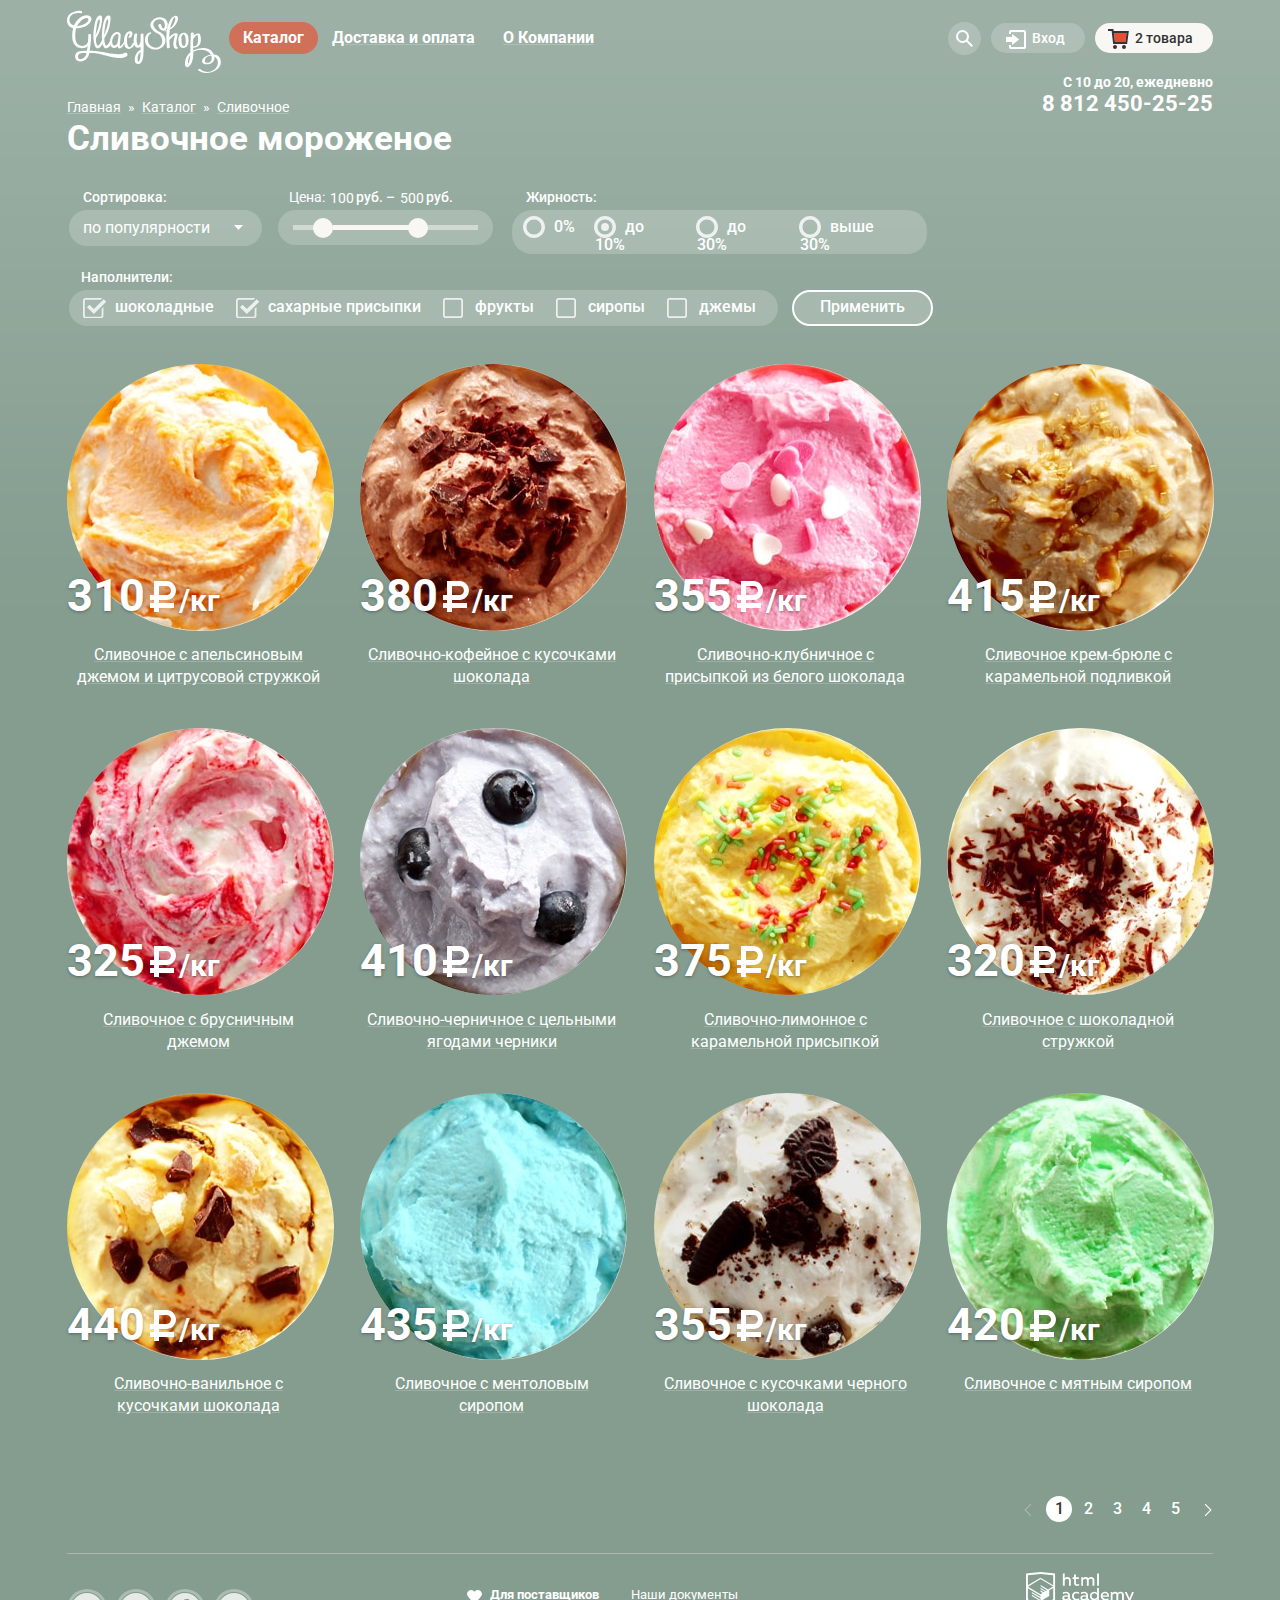
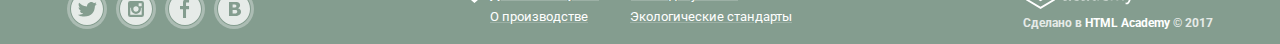
<file: catalog.html>
<!DOCTYPE html>
<html lang="ru">

<head>
  <meta charset="utf-8">
  <title>HTML Academy: Глейси</title>
  <link href="https://fonts.googleapis.com/css?family=Roboto:400,700&amp;subset=cyrillic" rel="stylesheet">
  <link href="css/normalize.css" rel="stylesheet">
  <link href="css/style.min.css" rel="stylesheet">
</head>

<body class="body-catalog">
  <div class="container-wrapper">
    <div class="container">
      <header>
        <div class="header-container">
          <div class="container-left-wrapper">
            <div class="catalog-logo">
              <a class="logo-link" href="index.html">
                <img src="img/logo.svg" alt="logo" width="154" height="64">
              </a>
            </div>
            <nav class="main-navigation">
              <ul class="main-menu">
                <li>
                  <a class="main-top current-page" href="#">Каталог</a>
                  <ul class="sub-menu">
                    <li class="sub-menu-item">
                      <a class="main-bottom main-novelties" href="#">Новинки</a>
                    </li>
                    <li class="sub-menu-item">
                      <a class="main-bottom" href="#">Сливочное</a>
                    </li>
                    <li class="sub-menu-item">
                      <a class="main-bottom" href="#">Щербеты</a>
                    </li>
                    <li class="sub-menu-item">
                      <a class="main-bottom" href="#">Фруктовый лёд</a>
                    </li>
                    <li class="sub-menu-item">
                      <a class="main-bottom" href="#">Малорин</a>
                    </li>
                  </ul>
                </li>
                <li><a class="main-top" href="#">Доставка и оплата</a></li>
                <li><a class="main-top" href="#">О Компании</a></li>
              </ul>
            </nav>
          </div>
          <div class="user-block">
            <div class="user-block-item search-block">
              <span class="search-icon"></span>
              <div class="search">
                <form action="https://echo.htmlacademy.ru" method="get">
                  <input class="search-placeholder" type="search" name="search" id="search" placeholder="Что ищем?">
                  <label class="for-placeholder visually-hidden" for="search">Что ищем?</label>
                  <input class="user-btn search-btn" type="submit" />
                </form>
              </div>
            </div>
            <div class="user-block-item login">
              <span class="user-entry-icon"></span>
              <a class="user-btn login-btn" href="#">Вход</a>
              <form class="login-form" action="https://echo.htmlacademy.ru" method="post">
                <input class="input-field" id="email" type="email" name="email" placeholder="Электронная почта">
                <label class="top-placeholder" for="email">Электронная почта</label>
                <input class="input-field" id="password" type="password" name="password" placeholder="Пароль:">
                <label class="top-placeholder" for="password">Пароль</label>
                <button class="btn login-form-btn" type="submit">Войти</button>
                <div class="restore">
                  <a class="login-link" href="#">Забыли пароль?</a>
                  <a class="login-link" href="#">Новая регистрация</a>
                </div>
              </form>
            </div>
            <div class="user-block-item basket full-basket">
              <span class="basket-icon"></span>
              <h3 class="visually-hidden">Корзина</h3>
              <a class="user-btn full-basket-btn" href="#">2 товара</a>
              <div class="basket-product">
                <table class="table-content">
                  <tr>
                    <td class="delete-productes">
                      <button type="button" class="delete-items-btn">Удалить</button>
                    </td>
                    <td class="image-product image-product-1">
                      <a href="#"><img src="img/min-ice1.png" width="33" height="33" alt="Пломбир с апельсиновым джемом"></a>
                    </td>
                    <td class="name-ace">
                      <a href="#">Пломбир с апельсиновым джемом</a>
                    </td>
                    <td class="product-weight">1,5 кг x</td>
                    <td class="product-weight-price"> 200 руб.</td>
                    <td class="common-price">300 руб.</td>
                  </tr>
                  <tr>
                    <td class="delete-productes">
                      <button type="button" class="delete-items-btn">Удалить</button>
                    </td>
                    <td class="image-product image-product-2">
                      <a href="#"><img src="img/min-ice2.png" width="33" height="33" alt="Клубничный пломбир с присыпкой из белого шоколада"></a>
                    </td>
                    <td class="name-ace">
                      <a href="#">Клубничный пломбир с присыпкой из белого шоколада</a>
                    </td>
                    <td class="product-weight">1,5 кг x</td>
                    <td class="product-weight-price"> 300 руб.</td>
                    <td class="common-price">450 руб.</td>
                  </tr>
                  <tr class="total">
                    <td>Итого: 750 руб.</td>
                  </tr>
                </table>
                <a class="btn purchase-btn" href="#">Оформить заказ</a>
              </div>
            </div>
            <div class="header-contacts">
              <p>С 10 до 20, ежедневно</p>
              <a class="tel" href="tel:88124502525">8 812 450-25-25</a>
            </div>
          </div>
        </div>
      </header>
      <main>
        <div class="breadcrumbs">
          <a href="index.html">Главная</a>
          <a href="#">Каталог</a>
          <a href="#">Сливочное</a>
        </div>
        <div class="selection-form-wrapper">
          <h1 class="ice-title">Сливочное мороженое</h1>
          <form class="selection-form" action="https://echo.htmlacademy.ru" method="get">
            <fieldset class="sort">
              <legend>Сортировка:</legend>
              <select class="sort-form">
                <option value="popular" selected>по популярности</option>
                <option value="cheap">сначала недорогие</option>
                <option value="expensive">сначала дорогие</option>
                <option value="fatness">по жирности</option>
              </select>
            </fieldset>
            <fieldset class="range">
              <div class="range-price">
                <span>Цена: </span>
                <label>
                  <input class="min-price" type="text" value="100">руб. –
                </label>
                <label>
                  <input class="max-price" type="text" value="500">руб.
                </label>
              </div>
              <div class="range-controls">
                <div class="ruler">
                  <div class="center-ruler"></div>
                </div>
                <div class="toggle toggle-left"></div>
                <div class="toggle toggle-right"></div>
              </div>
            </fieldset>
            <fieldset class="fatiness">
              <legend>Жирность:</legend>
              <div class="fatiness-form">
                <div class="fatiness-section">
                  <input type="radio" id="r1" name="fat" value="" />
                  <label for="r1">0%</label>
                </div>
                <div class="fatiness-section">
                  <input type="radio" checked id="r2" name="fat" value="" />
                  <label for="r2">до 10%</label>
                </div>
                <div class="fatiness-section">
                  <input type="radio" id="r3" name="fat" value="" />
                  <label for="r3">до 30%</label>
                </div>
                <div class="fatiness-section">
                  <input type="radio" id="r4" name="fat" value="" />
                  <label for="r4">выше 30%</label>
                </div>
              </div>
            </fieldset>
            <fieldset class="fillers">
              <legend>Наполнители:</legend>
              <div class="fillers-form">
                <div class="fillers-section">
                  <input type="checkbox" id="s1" name="containts" value="a1" checked>
                  <label for="s1">шоколадные</label>
                </div>
                <div class="fillers-section">
                  <input type="checkbox" id="s2" name="containts" value="a2" checked>
                  <label for="s2">сахарные присыпки</label>
                </div>
                <div class="fillers-section">
                  <input type="checkbox" id="s3" name="containts" value="a3">
                  <label for="s3">фрукты</label>
                </div>
                <div class="fillers-section">
                  <input type="checkbox" id="s4" name="containts" value="a4">
                  <label for="s4">сиропы</label>
                </div>
                <div class="fillers-section">
                  <input type="checkbox" id="s5" name="containts" value="a5">
                  <label for="s5">джемы</label>
                </div>
              </div>
            </fieldset>
            <button class="selection-btn" type="submit">Применить</button>
          </form>
        </div>
        <div class="range-product">
          <div class="range-product-wrapper">
            <div class="product-item">
              <a href="#"><img src="img/ice1-min.jpg" width="267" height="267" alt="Сливочное с апельсиновым джемом и цитрусовой стружкой"></a>
              <div class="product-price-wrapper">
                <span class="price-cost">310</span>
                <span class="visually-hidden">руб</span>
                <span class="price-kilogram">/кг</span>
              </div>
              <a class="name-product" href="#">Сливочное с апельсиновым джемом и цитрусовой стружкой</a>
              <div class="product-bottom-btn">
                <a href="#" class="btn">Быстрый просмотр</a>
              </div>
            </div>
            <div class="product-item">
              <a href="#"><img src="img/ice2-min.jpg" width="267" height="267" alt="Сливочно-кофейное с кусочками шоколада"></a>
              <div class="product-price-wrapper">
                <span class="price-cost">380</span>
                <span class="visually-hidden">руб</span>
                <span class="price-kilogram">/кг</span>
              </div>
              <a class="name-product" href="#">Сливочно-кофейное с кусочками шоколада</a>
              <div class="product-bottom-btn">
                <a href="#" class="btn">Быстрый просмотр</a>
              </div>
            </div>
            <div class="product-item">
              <a href="#"><img src="img/ice3-min.jpg" width="267" height="267" alt="Сливочно-клубничное с присыпкой из белого шоколада"></a>
              <div class="product-price-wrapper">
                <span class="price-cost">355</span>
                <span class="visually-hidden">руб</span>
                <span class="price-kilogram">/кг</span>
              </div>
              <a class="name-product" href="#">Сливочно-клубничное с присыпкой из белого шоколада</a>
              <div class="product-bottom-btn">
                <a href="#" class="btn">Быстрый просмотр</a>
              </div>
            </div>
            <div class="product-item">
              <a href="#"><img src="img/ice4-min.jpg" width="267" height="267" alt="Сливочное крем-брюле с карамельной подливкой"></a>
              <div class="product-price-wrapper">
                <span class="price-cost">415</span>
                <span class="visually-hidden">руб</span>
                <span class="price-kilogram">/кг</span>
              </div>
              <a class="name-product" href="#">Сливочное крем-брюле с карамельной подливкой</a>
              <div class="product-bottom-btn">
                <a href="#" class="btn">Быстрый просмотр</a>
              </div>
            </div>
            <div class="product-item">
              <a href="#"><img src="img/ice5-min.jpg" width="267" height="267" alt="Сливочное с брусничным джемом"></a>
              <div class="product-price-wrapper">
                <span class="price-cost">325</span>
                <span class="visually-hidden">руб</span>
                <span class="price-kilogram">/кг</span>
              </div>
              <a class="name-product" href="#">Сливочное с брусничным джемом</a>
              <div class="product-bottom-btn">
                <a href="#" class="btn">Быстрый просмотр</a>
              </div>
            </div>
            <div class="product-item">
              <a href="#"><img src="img/ice6-min.jpg" width="267" height="267" alt="Сливочно-черничное с цельными ягодами черники"></a>
              <div class="product-price-wrapper">
                <span class="price-cost">410</span>
                <span class="visually-hidden">руб</span>
                <span class="price-kilogram">/кг</span>
              </div>
              <a class="name-product" href="#">Сливочно-черничное с цельными ягодами черники</a>
              <div class="product-bottom-btn">
                <a href="#" class="btn">Быстрый просмотр</a>
              </div>
            </div>
            <div class="product-item">
              <a href="#"><img src="img/ice7-min.jpg" width="267" height="267" alt="Сливочно-лимонное с карамельной присыпкой"></a>
              <div class="product-price-wrapper">
                <span class="price-cost">375</span>
                <span class="visually-hidden">руб</span>
                <span class="price-kilogram">/кг</span>
              </div>
              <a class="name-product" href="#">Сливочно-лимонное с карамельной присыпкой</a>
              <div class="product-bottom-btn">
                <a href="#" class="btn">Быстрый просмотр</a>
              </div>
            </div>
            <div class="product-item">
              <a href="#"><img src="img/ice8-min.jpg" width="267" height="267" alt="Сливочное с шоколадной стружкой"></a>
              <div class="product-price-wrapper">
                <span class="price-cost">320</span>
                <span class="visually-hidden">руб</span>
                <span class="price-kilogram">/кг</span>
              </div>
              <a class="name-product" href="#">Сливочное с шоколадной стружкой</a>
              <div class="product-bottom-btn">
                <a href="#" class="btn">Быстрый просмотр</a>
              </div>
            </div>
            <div class="product-item">
              <a href="#"><img src="img/ice9-min.jpg" width="267" height="267" alt="Сливочно-ванильное с кусочками шоколада"></a>
              <div class="product-price-wrapper">
                <span class="price-cost">440</span>
                <span class="visually-hidden">руб</span>
                <span class="price-kilogram">/кг</span>
              </div>
              <a class="name-product" href="#">Сливочно-ванильное с кусочками шоколада</a>
              <div class="product-bottom-btn">
                <a href="#" class="btn">Быстрый просмотр</a>
              </div>
            </div>
            <div class="product-item">
              <a href="#"><img src="img/ice10-min.jpg" width="267" height="267" alt="Сливочноe с ментоловым сиропом"></a>
              <div class="product-price-wrapper">
                <span class="price-cost">435</span>
                <span class="visually-hidden">руб</span>
                <span class="price-kilogram">/кг</span>
              </div>
              <a class="name-product" href="#">Сливочноe с ментоловым сиропом</a>
              <div class="product-bottom-btn">
                <a href="#" class="btn">Быстрый просмотр</a>
              </div>
            </div>
            <div class="product-item">
              <a href="#"><img src="img/ice11-min.jpg" width="267" height="267" alt="Сливочное с кусочками черного шоколада"></a>
              <div class="product-price-wrapper">
                <span class="price-cost">355</span>
                <span class="visually-hidden">руб</span>
                <span class="price-kilogram">/кг</span>
              </div>
              <a class="name-product" href="#">Сливочное с кусочками черного шоколада</a>
              <div class="product-bottom-btn">
                <a href="#" class="btn">Быстрый просмотр</a>
              </div>
            </div>
            <div class="product-item">
              <a href="#"><img src="img/ice12-min.jpg" width="267" height="267" alt="Сливочное с мятным сиропом"></a>
              <div class="product-price-wrapper">
                <span class="price-cost">420</span>
                <span class="visually-hidden">руб</span>
                <span class="price-kilogram">/кг</span>
              </div>
              <a class="name-product" href="#">Сливочное с мятным сиропом</a>
              <div class="product-bottom-btn">
                <a href="#" class="btn">Быстрый просмотр</a>
              </div>
            </div>
          </div>
        </div>
        <div class="paginator">
          <a class="prev">&lt;</a>
          <a class="page current-page">1</a>
          <a class="page" href="#">2</a>
          <a class="page" href="#">3</a>
          <a class="page" href="#">4</a>
          <a class="page" href="#">5</a>
          <a class="next" href="#">&gt;</a>
        </div>
      </main>
      <footer class="page-footer">
        <div class="catalog-container">
          <div class="footer-social">
            <h2 class="visually-hidden">Мы в социальных сетях:</h2>
            <a class="social-btn social-btn-tw" href="#">Твиттер</a>
            <a class="social-btn social-btn-inst" href="#">Инстаграм</a>
            <a class="social-btn social-btn-fb" href="#">Фейсбук</a>
            <a class="social-btn social-btn-vk" href="#">Вконтакте</a>
          </div>
          <div class="footer-menu">
            <div class="left-provider">
              <a class="provider" href="#">Для поставщиков</a>
              <a class="provider" href="#">Наши документы</a>
            </div>
            <div class="right-provider">
              <a class="provider" href="#">О производстве</a>
              <a class="provider" href="#">Экологические стандарты</a>
            </div>
          </div>
          <div class="footer-copyright">
            <div class="footer-logo">
              <img src="img/logo-htmlacademy.svg" width="108" height="39" alt="HTML Academy">
            </div>
            <p>Сделано в <a href="https://htmlacademy.ru/intensive/htmlcss">HTML Academy</a> &copy; 2017</p>
          </div>
        </div>
      </footer>
    </div>
  </div>
</body>

</html>
</file>
<file: css/style.min.css>
html{box-sizing:border-box}*,*::before,*::after{box-sizing:inherit}body{margin:0;padding:0;font-family:"Roboto","Arial",sans-serif;min-height:1200px;font-size:16px;line-height:1.22;font-weight:700;background-color:#849d8f;color:#fff}.body-catalog{background-image:url(../img/backlighting-catalog.png);background-repeat:repeat-x;background-color:#849d8f}img{max-width:100%;height:auto}.container{margin-left:27px;margin-right:27px}.container-wrapper{width:1200px;margin:0 auto}.header-logo{padding-top:10px;padding-bottom:10px;text-decoration:none}.header-logo:hover{color:#ffbc9e}.header-logo:active{color:#ffbc9e}.catalog-logo{padding-top:10px;padding-bottom:10px;text-decoration:none;cursor:pointer}a{text-decoration:none;color:#fff}a:hover{color:#ffbc9e}a:active{color:#ffbc9e}.btn{display:inline-block;vertical-align:top;font-size:18px;line-height:24px;font-weight:700;text-align:center;color:rgb(255,255,255);text-shadow:0 2px 5px rgba(160,32,11,.76);-webkit-box-shadow:0 2px 2px #ac1000;box-shadow:0 2px 2px #ac1000;background:-webkit-gradient(linear,left top,left bottom,from(#f26843),to(#e74a35));background:-o-linear-gradient(top,#f26843 0%,#e74a35 100%);background:linear-gradient(to bottom,#f26843 0%,#e74a35 100%);background:-webkit-linear-gradient(top,#f26843 0%,#e74a35 100%);border-radius:100px;padding-left:30px;padding-right:30px;padding-top:10px;padding-bottom:10px;margin-top:20px}.btn:hover{color:rgb(255,255,255);text-shadow:0 2px 5px rgba(160,32,11,.76);-webkit-box-shadow:0 2px 2px #ac1000;box-shadow:0 2px 2px #ac1000;background:-webkit-gradient(linear,left top,left bottom,from(#f58669),to(#ec6f5e));background:-o-linear-gradient(top,#f58669 0%,#ec6f5e 100%);background:linear-gradient(to bottom,#f58669 0%,#ec6f5e 100%);background:-webkit-linear-gradient(top,#f58669 0%,#ec6f5e 100%)}.btn:active{text-shadow:0 2px 5px rgba(160,32,11,.76);-webkit-box-shadow:inset 0 2px 2px #ac1000;box-shadow:inset 0 2px 2px #ac1000;background:-webkit-gradient(linear,left top,left bottom,from(#d84732),to(#e1613e));background:-o-linear-gradient(top,#d84732 0%,#e1613e 100%);background:linear-gradient(to bottom,#d84732 0%,#e1613e 100%);background:-webkit-linear-gradient(top,#d84732 0%,#e1613e 100%)}.main-navigation{width:560px;margin-top:13px;margin-left:13px}.main-navigation .main-menu{display:-webkit-box;display:-ms-flexbox;display:flex;list-style:none;margin:0;padding:0}.main-navigation li{display:inline-block;vertical-align:top;font-size:16px;line-height:18px;position:relative;margin-top:7px;margin-right:8px}.main-navigation .main-top{color:#fff;display:block;font-family:"Roboto","Arial",sans-serif;font-size:16px;font-weight:700;line-height:18px;padding:7px 14px;margin-top:2px;margin-left:-5px;margin-right:-3px;text-decoration:none;text-decoration:underline;-webkit-text-decoration-color:rgba(255,255,255,.2);text-decoration-color:rgba(255,255,255,.2)}.main-navigation .main-top:hover{color:#323232;background-color:#f7f6f3;border-radius:30px;text-decoration:none}.main-navigation .main-top:active{color:#323232;background-color:rgba(255,255,255,.8);border-radius:30px;text-decoration:none;-webkit-box-shadow:0 -5px 5px -5px #333;box-shadow:0 -5px 5px -5px #333}.main-menu .current-page{background-color:#d07058;color:#fff;border-radius:30px;min-height:32px;text-decoration:none}.main-menu .sub-menu{display:none;position:absolute;min-height:120px;top:37px;left:-9px;padding-left:0}.sub-menu-item:nth-child(1){border-top-left-radius:5px;border-top-right-radius:5px}.sub-menu-item:nth-child(5){border-bottom-left-radius:5px;border-bottom-right-radius:5px}.sub-menu-item .main-bottom{text-decoration:none;color:#3f3f3f;font-size:14px;line-height:16px;font-weight:400;padding-bottom:10px;padding-left:3px}.sub-menu .main-novelties{font-weight:700}.sub-menu .main-novelties::after{background-color:#d1d0ce;content:"";height:1px;left:10px;position:absolute;top:33px;width:110px;z-index:10}.sub-menu .sub-menu-item{display:inline-block;margin:0;padding:0;vertical-align:top;background-color:#f8f7f4;width:140px;padding-left:15px;padding-top:10px;padding-bottom:6px;opacity:1;z-index:3}.sub-menu-item:hover{background-color:#fbded7}.sub-menu-item:active{background-color:#f6b5a5}.main-menu li:hover .sub-menu{display:block;color:#333}.user-block{height:32px;display:-webkit-box;display:-ms-flexbox;display:flex;position:relative;max-width:357px;margin-top:22px;margin-bottom:24px;z-index:1}.user-block-item{padding-top:6px;padding-bottom:14px;margin-left:10px;height:32px}.container-left-wrapper{display:-webkit-box;display:-ms-flexbox;display:flex;z-index:1}.header-container{display:-webkit-box;display:-ms-flexbox;display:flex;-webkit-box-pack:justify;-ms-flex-pack:justify;justify-content:space-between}.search-icon::before{content:"";background-image:url(../img/loupe.svg);background-color:rgba(255,255,255,.2);color:rgba(255,255,255,.2);background-repeat:no-repeat;background-position:center;border-radius:50%;border:none;width:33px;height:33px;display:block;position:relative;top:-8px;left:3px}.search-icon:hover::before{content:"";background-image:url(../img/lupa-bl.svg);background-repeat:no-repeat;background-position:center;background-color:#fff;border-radius:50%;padding:5px 15px;cursor:pointer}.search-icon{display:block}.search input[type=submit]{display:none}.search-block:hover .search{display:block}.search{display:none;position:absolute;color:#323232;width:340px;background-color:#f8f7f4;padding-top:25px;padding-bottom:20px;padding-left:20px;padding-right:15px;border:none;border-radius:5px;-webkit-box-shadow:0 20px 20px 0 rgba(0,0,0,.4);box-shadow:0 20px 20px 0 rgba(0,0,0,.4);top:36px;right:230px;z-index:2}.search-block{margin-top:2px;margin-right:3px}.search-placeholder{-webkit-box-sizing:content-box;box-sizing:content-box;margin:0;padding-top:7px;padding-bottom:10px;padding-left:12px;padding-right:13px;width:280px;font-size:14px;line-height:24px;font-weight:400;font-family:"Roboto","Arial",sans-serif;color:#323232;background-color:#fff;-webkit-box-shadow:inset 0 0 0 1px #d3d3d2;box-shadow:inset 0 0 0 1px #d3d3d2;border-radius:5px;border:0;outline-offset:inherit}.for-placeholder{position:absolute;font-size:14px;line-height:24px;font-weight:400;color:#999;opacity:0}.login-btn{text-decoration:none;font-size:14px;line-height:16px;background-color:rgba(255,255,255,.2);color:#fff;font-weight:500;background-position:center;border-radius:30px;padding:5px;padding-left:15px;padding-right:20px;padding-top:7px;padding-bottom:7px;border:none}.login-btn::before{content:"";color:#333;padding-right:26px;padding-bottom:5px;background-image:url(../img/login.png);background-repeat:no-repeat}.login-btn:hover{color:#333;background-color:#f8f7f4;border-radius:30px;padding:5px;padding-left:15px;padding-right:20px;padding-top:7px;padding-bottom:7px}.login-btn:hover::before{content:"";color:#333;padding-right:26px;background-image:url(../img/entrance.svg);background-repeat:no-repeat}.login-form{display:none;position:absolute;right:126px;top:36px;min-height:171px;padding-top:20px;padding-bottom:23px;padding-left:20px;padding-right:20px;background-color:#f8f7f4;border-radius:4px;box-shadow:0 20px 20px 0 rgba(0,0,0,.4);-webkit-box-shadow:0 20px 20px 0 rgba(0,0,0,.4);z-index:3}.login:hover .login-form{display:block}input[name="email"],input[name="password"]{margin:0;width:232px;font-size:14px;line-height:24px;font-weight:400;font-family:"Roboto","Arial",sans-serif;color:#323232;background-color:#fff;border:1px solid #d3d3d2;border-radius:4px;margin-bottom:20px;padding-top:9px;padding-bottom:9px;padding-left:14px;padding-right:14px;outline:none}label[for="password"]{position:absolute;left:30px;top:70px}label[for="email"]{position:absolute;left:30px;top:5px}.login-form-btn{position:absolute;bottom:20px;left:16px;padding-left:25px;padding-right:25px;padding-bottom:10px;padding-top:9px;border-radius:25px;border:0}.login-link{width:119px;color:#000;font-size:13px;line-height:21px;font-weight:400;text-decoration:underline;float:right}.visually-hidden{display:none}.top-placeholder{font-size:0}.basket .basket-btn{position:relative;padding-top:7px;padding-bottom:7px;padding-left:42px;padding-right:33px;text-decoration:none;font-size:14px;line-height:16px;background-color:rgba(255,255,255,.2);color:#fff;font-weight:500;border-radius:30px;border:none}.basket .basket-btn::before{content:"";background-image:url(../img/basket.svg);background-repeat:no-repeat;position:absolute;left:13px;top:6px;width:22px;height:22px;color:#333}.full-basket-btn{position:relative;background-color:#f8f7f4;color:#323232;text-decoration:none;font-size:14px;line-height:16px;font-weight:500;border-radius:30px;border:none;padding-top:7px;padding-bottom:7px;padding-left:40px;padding-right:20px}.full-basket-btn::before{content:"";background-image:url(../img/basket-red.svg);background-repeat:no-repeat;position:absolute;left:13px;top:6px;width:22px;height:22px;color:#333}.basket-product{display:none;position:absolute;color:#323232;width:546px;min-height:205px;font-size:13px;line-height:16px;background-color:#f8f7f4;-webkit-box-shadow:0 10px 10px 0 rgba(0,0,0,.5);box-shadow:0 10px 10px 0 rgba(0,0,0,.5);border:none;border-radius:5px;z-index:20;top:36px;right:0;padding-left:8px;padding-right:14px;padding-top:25px;padding-bottom:15px}.basket:hover .basket-product{display:block}.delete-items-btn{display:inline-block;width:20px;height:20px;font-size:0;cursor:pointer;border:0;background-color:#f8f7f4}.delete-items-btn::before{background-image:url(../img/cross-small.svg);background-repeat:no-repeat;background-position:center;content:"";position:absolute;width:20px;height:20px;left:0;top:0}.table-content{margin-bottom:20px}.table-content tr{display:block}.table-content td{display:inline-block;vertical-align:top}.basket-product .name-ace{font-family:"Roboto","Arial",sans-serif;color:#323232;font-size:13px;line-height:16px;font-weight:500;margin-right:26px;width:220px;margin-bottom:37px}.basket-product .image-product{margin-right:7px;padding-left:15px}.basket-product .image-product-1{margin-top:-8px}.basket-product .image-product-2{margin-top:-9px}.basket-product .product-weight{font-family:"Roboto","Arial",sans-serif;color:#323232;font-size:13px;line-height:16px;font-weight:500}.basket-product .product-weight-price{font-family:"Roboto","Arial",sans-serif;color:rgba(0,0,0,.5);margin-left:-3px;margin-right:24px}.basket-product .common-price{font-family:"Roboto","Arial",sans-serif;color:#323232;font-size:13px;line-height:16px;font-weight:500;margin-right:12px}.basket-product .total{float:right;font-size:15px;line-height:18px;margin-bottom:40px;margin-top:-9px}.basket-product .total::before{content:"";position:absolute;bottom:109px;left:16px;width:510px;height:1px;background-color:#cacac7}.basket-product a:not(.purchase-btn){text-decoration:none;color:#323232;font-size:13px;line-height:16px}.purchase-btn{position:absolute;bottom:20px;right:14px;padding-left:15px;padding-right:20px;}.delete-productes{padding:0;position:relative}.header-contacts{position:absolute;right:0;top:calc(100% + 20px);text-align:right;color:#fff}.header-contacts p{font-size:14px;line-height:16px;margin:0;margin-bottom:2px}.header-contacts .tel{text-decoration:none;font-size:22px;line-height:24px}.container .breadcrumbs{font-size:0;padding-top:10px;width:560px;margin-bottom:3px}.breadcrumbs a{font-family:"Roboto","Arial",sans-serif;font-size:14px;font-weight:400;line-height:16px;color:#fff;display:inline-block;margin-right:21px;position:relative;vertical-align:top;text-decoration:none;text-decoration:underline;-webkit-text-decoration-color:rgba(255,255,255,.2);text-decoration-color:rgba(255,255,255,.2)}.breadcrumbs a:not(:last-child)::after{content:"»";position:absolute;top:0;right:-14px;color:#fff;text-decoration:none}.container .ice-title{color:#fff;font-family:"Roboto","Arial",sans-serif;font-size:35px;font-weight:700;line-height:41px;margin:1px 0 30px;padding:0}.selection-form-wrapper{margin-bottom:18px;font-size:0}.selection-form{display:-webkit-box;display:-ms-flexbox;display:flex;-webkit-box-orient:horizontal;-webkit-box-direction:normal;-ms-flex-direction:row;flex-direction:row;-ms-flex-wrap:wrap;flex-wrap:wrap;margin:0;padding:0}.selection-form fieldset{display:inline-block;vertical-align:top;font-size:14px;line-height:16px;font-weight:500;border:none;color:#fff;margin-right:14px;padding:0}.selection-form legend{font-size:14px;line-height:16px;color:#fff;font-weight:500;margin-bottom:5px;margin-left:14px}.sort-form{height:36px;width:193px;background-color:rgba(255,255,255,.2);color:#fff;border:none;border-radius:20px;background-image:url(../img/select-arrow.svg);background-position:165px center;background-repeat:no-repeat;font-size:16px;line-height:18px;font-weight:400;font-family:"Roboto","Arial",sans-serif;outline:none;cursor:pointer;padding-left:14px;-moz-appearance:none;-webkit-appearance:none}.sort-form::-ms-expand{display:none}.sort-form option{font-size:14px;line-height:16px;font-family:"Roboto","Arial",sans-serif;color:#323232}.sort-form:hover{background-color:#fff;color:#323232;background-image:url(../img/icon-down-dir.svg);background-position:165px center;background-repeat:no-repeat}.selection-form .range{width:218px;height:36px}.range-price span{display:inline-block;vertical-align:top;font-size:14px;line-height:16px;font-weight:400;color:#fff;margin-bottom:5px;padding-left:11px}.range label{display:inline-block;font-size:14px;line-height:16px}.min-price,.max-price{display:inline-block;font-size:14px;line-height:16px;font-family:"Roboto","Arial",sans-serif;text-align:center;color:#fff;background-color:transparent;border:none;vertical-align:top;width:28px}.range-controls{background-color:rgba(255,255,255,.2);color:#fff;border:none;border-radius:100px;position:relative;width:215px;padding-top:15px;padding-left:15px;padding-right:15px;padding-bottom:15px}.ruler{height:5px;background-color:rgba(248,247,244,.5)}.center-ruler{width:80px;margin-left:40px;height:5px;background-color:rgba(248,247,244,1)}.toggle{position:absolute;top:8px;left:0;width:20px;height:20px;cursor:pointer;border-radius:50%;background-color:rgba(248,247,244,1)}.toggle-left{left:35px}.toggle-right{left:130px}.toggle:hover{width:22px;height:22px}.toggle-left:hover{left:35px}.toggle-right:hover{left:130px}.fatiness-form{display:-webkit-box;display:-ms-flexbox;display:flex;width:415px;min-height:36px;padding-top:8px;padding-left:12px;border-radius:20px;background-color:rgba(255,255,255,.2);font-size:16px;line-height:18px}.fatiness{display:inline-block}.fatiness-section input[type="radio"]{display:none}.fatiness-section label{padding-left:30px;position:relative;cursor:pointer;margin-right:20px}.fatiness-section label:before{content:"";position:absolute;left:-1px;top:-1px;width:22px;height:22px;background-size:22px;background-image:url(../img/radio-off.svg);opacity:.8;background-repeat:no-repeat;cursor:pointer}.fatiness-section label:hover:before{background-image:url(../img/radio-off.svg);background-repeat:no-repeat;opacity:1;cursor:pointer;width:22px;height:22px;background-size:22px}.fatiness-section label:disabled:before{background-image:url(../img/radio-off.svg);background-repeat:no-repeat;opacity:.7;cursor:pointer;width:22px;height:22px;background-size:22px}.fatiness-section input[type="radio"]:checked~label:before{content:"";position:absolute;width:22px;height:22px;background-size:22px;background-image:url(../img/radio-on.svg);background-repeat:no-repeat;opacity:.8;cursor:pointer}.fatiness-section input[type="radio"]:checked~label:hover:before{background-image:url(../img/radio-on.svg);background-repeat:no-repeat;opacity:1;cursor:pointer}.fatiness-section input[type="radio"]:checked~label:checked:before{background-image:url(../img/radio-on.svg);background-repeat:no-repeat;opacity:.7;cursor:pointer}.fillers-form{display:-webkit-box;display:-ms-flexbox;display:flex;background-color:rgba(255,255,255,.2);color:#fff;min-height:36px;font-size:16px;line-height:18px;border:none;border-radius:100px;padding-top:8px;padding-left:14px}.fillers{display:inline-block}.fillers legend{padding-top:15px;margin-left:12px}.fillers-section input[type="checkbox"]{display:none}.fillers-section label{display:inline-block;vertical-align:top;font-size:16px;line-height:18px;font-weight:500;padding-left:32px;position:relative;cursor:pointer;padding-right:22px}.fillers-section label:before{content:"";position:absolute;left:0;top:0;width:20px;height:20px;background-size:20px;background-image:url(../img/checkbox-off.svg);background-repeat:no-repeat;opacity:.8;cursor:pointer;left:0;top:0}.fillers-section label:hover:before{background-image:url(../img/checkbox-off.svg);background-repeat:no-repeat;opacity:1;cursor:pointer}.fillers-section label:disabled:before{background-image:url(../img/checkbox-off.svg);background-repeat:no-repeat;opacity:.7;cursor:pointer}.fillers-section input[type="checkbox"]:checked~label:before{content:"";position:absolute;width:24px;height:20px;background-size:24px;background-image:url(../img/checkbox-on.svg);background-repeat:no-repeat;opacity:.8;cursor:pointer;left:0;top:0}.fillers-section input[type="checkbox"]:checked~label:hover:before{background-image:url(../img/checkbox-on.svg);background-repeat:no-repeat;opacity:1;cursor:pointer}.fillers-section input[type="checkbox"]:checked~label:disabled:before{background-image:url(../img/checkbox-on.svg);background-repeat:no-repeat;opacity:.7;cursor:pointer}.selection-btn{font-family:"Roboto","Arial",sans-serif;display:inline-block;vertical-align:top;text-align:center;outline:none;border-radius:20px;border:2px solid #fff;background-color:rgba(255,255,255,.2);color:#fff;font-size:16px;line-height:18px;font-weight:500;margin:0;margin-top:36px;padding:6px 26px 8px 26px;cursor:pointer}.selection-btn:hover{color:#323232;background-color:#fff}.selection-btn:active{border:none;color:#323232;background-color:#eaeaea;-webkit-box-shadow:inset 0 2px 1px 0 #696969;box-shadow:inset 0 2px 1px 0 #696969}.home--first{background:#849d8f}.home--second{background:#8996a6}.home--third{background:#9d8b84}.slider{position:relative;min-height:885px;margin-bottom:-239px;margin-top:-87px;z-index:0}.slider__item{text-align:center;position:relative;display:none}.slider__item--active{display:block}.slider__content{position:absolute;bottom:262px;left:0;width:100%;text-align:center}.slider__content h2{font-family:"Roboto","Arial",sans-serif;color:white;margin:0 auto;line-height:60px;top:100px;width:700px;font-weight:800;font-size:60px;margin-left:223px;margin-bottom:10px}.slider__controls{position:absolute;bottom:270px;left:0}.slider__btn{display:inline-block;width:20px;height:20px;border:2px solid white;border-radius:50%;margin-right:6px;margin-bottom:30px}.slider__btn:hover{background:rgba(246,246,246,.42)}.slider__btn--active{background:white}.slider__btn--active:hover{background:white}.slider-btn{display:inline-block;vertical-align:top;font-weight:600;font-size:30px;line-height:44px;margin-bottom:17px;vertical-align:top;color:#fff;text-decoration:none;padding-left:40px;padding-right:39px;cursor:pointer;border:0}.slider-btn:focus{border:none;outline:none}.promo-card{min-height:201px;position:relative;z-index:3;margin-bottom:20px}.promo-card-item{display:-webkit-box;display:-ms-flexbox;display:flex;-webkit-box-pack:justify;-ms-flex-pack:justify;justify-content:space-between;margin:0;padding:0;border-radius:15px}.promo-card-item-left{background-image:url(../img/rasberrys.jpg);background-repeat:no-repeat;border-radius:15px;width:560px;min-height:220px}.promo-card-item-right{background-image:url(../img/chocolate.jpg);background-repeat:no-repeat;border-radius:15px;width:560px;min-height:220px}.promo-card h3{font-size:35px;line-height:41px;margin-top:15px;margin-left:20px;margin-bottom:15px}.promo-card p{font-size:18px;line-height:22px;margin-left:21px;margin-bottom:27px;font-family:"Roboto","Arial",sans-serif;font-weight:700;margin-top:5px;padding-right:15px}.promo-card-btn{float:right;margin-bottom:23px;margin-right:20px;padding:11px 22px;font-size:18px;line-height:24px;font-family:"Roboto","Arial",sans-serif;font-weight:700;margin-top:18px}.range-product{font-size:0;margin-bottom:48px}.range-product-wrapper{display:-webkit-box;display:-ms-flexbox;display:flex;-ms-flex-wrap:wrap;flex-wrap:wrap;justify-content:space-between;padding:0;margin:0;margin-right:-8px;list-style:none}.product-item{display:inline-block;vertical-align:top;position:relative;font-size:16px;min-height:274px;width:274px}.price-kilogram{padding-left:30px}.price-kilogram::before{content:"";position:absolute;top:-4px;left:-1px;width:44px;height:40px;background-image:url(../img/ruble.svg);background-repeat:no-repeat}.product-item::after{position:absolute;content:"";display:none;background-color:rgba(255,255,255,.2);-webkit-box-shadow:0 20px 20px rgba(0,0,0,.4);box-shadow:0 20px 20px rgba(0,0,0,.4);border-radius:5px;height:405px;width:294px;top:9px;left:-13px;opacity:.5;z-index:2}.product-item:hover::after{display:block}.product-item img{margin-top:20px;border-radius:50%}.product-item span{font-size:45px;line-height:45px;font-weight:700;text-shadow:0 1px 3px rgba(49,50,53,.5);top:-62px;position:relative}.product-item .price-kilogram{font-size:30px;line-height:45px;font-weight:700}.product-item-hit::before{content:"";position:absolute;background-image:url(../img/hit.svg);background-repeat:no-repeat;width:60px;height:60px;left:0;top:20px;z-index:2}.name-product{position:relative;display:block;color:#fff;font-size:16px;font-weight:400;line-height:22px;text-align:center;padding-left:6px;padding-right:17px;padding-top:16px;;margin-top:-57px;margin-bottom:20px;z-index:5;text-decoration:underline;-webkit-text-decoration-color:rgba(255,255,255,.2);text-decoration-color:rgba(255,255,255,.2)}.product-item .btn{display:none}.product-item:hover .btn{display:block;position:absolute;margin-top:-10px;margin-left:30px;min-width:195px;-webkit-box-sizing:border-box;box-sizing:border-box;padding:10px 5px;z-index:3;cursor:pointer}.about-us{margin-bottom:40px;margin-left:0;margin-top:-28px}.about-us-wrapper{position:relative;display:-webkit-box;display:-ms-flexbox;display:flex;-ms-flex-pack:distribute;justify-content:space-around;-ms-flex-wrap:wrap;flex-wrap:wrap;min-height:305px;background:url(../img/wafer-fon.png) repeat #eae0c7;color:#323232;font-size:24px;line-height:30px;border-radius:15px;padding-left:20px}.about-us h2{font-family:"Roboto","Arial",sans-serif;font-size:24px;line-height:30px;letter-spacing:.19px;color:#232323;text-align:left;font-weight:600;margin-bottom:-3px}.about-us-wrapper div{display:-webkit-box;display:flex;font-weight:400;width:550px;font-size:16px;line-height:22px;padding-right:15px;color:#232323;padding-left:55px;margin-top:5px}.first,.second,.third,.fourth{position:relative}.about-us-wrapper .third,.about-us-wrapper .fourth{margin-top:-10px}.third p,.fourth p{margin-top:10px}.first p::before{position:absolute;content:"";background-image:url(../img/ice-cream.svg);background-repeat:no-repeat;width:50px;height:50px;left:-5px;top:5px}.second p::before{position:absolute;content:"";background-image:url(../img/cow.svg);background-repeat:no-repeat;width:50px;height:50px;left:-5px;top:5px}.third p::before{position:absolute;content:"";background-image:url(../img/eco.svg);background-repeat:no-repeat;width:50px;height:50px;left:-5px;top:-5px}.fourth p::before{position:absolute;content:"";background-image:url(../img/thermometer.svg);background-repeat:no-repeat;width:50px;height:50px;left:-5px;top:-5px}.blog{margin-bottom:37px}.blog-item{display:-webkit-box;display:-ms-flexbox;display:flex;flex-wrap:wrap;justify-content:space-between;margin:0;padding:0;min-height:221px}.blog-left{min-width:560px;vertical-align:top;background-color:#fdfefe;border-radius:15px;text-align:left}.subscribe{background-image:url(../img/strawberry.png);background-repeat:no-repeat;padding-left:20px}.blog-left h3{font-size:16px;color:#5a5a5a;font-weight:400;line-height:22px;text-align:left;padding-top:5px;margin-bottom:4px}.blog-left a{font-size:24px;line-height:30px;color:#323232;font-weight:700;line-height:30px;text-align:left;text-decoration:underline;background-color:rgba(255,255,255,.8)}.blog-right{width:560px;border:8px solid transparent;border-image-source:url(../img/bg-post.svg);border-image-slice:10;border-image-repeat:repeat;padding-bottom:35px}.subscription{position:relative}.blog-right p{font-size:16px;line-height:22px;font-weight:300;color:#5a5a5a;text-align:left;padding-left:20px;padding-right:10px;padding-top:8px;padding-bottom:20px}.post{background-color:#f8f7f4;border-radius:15px}.subscription-email{width:371px;height:44px;font-size:16px;line-height:24px;border:1px solid #d3d3d2;-webkit-box-sizing:border-box;box-sizing:border-box;border-radius:5px;color:#d3d3d2;padding-left:15px;font-family:"Roboto","Arial",sans-serif;margin-left:18px;margin-right:5px}.subscription-btn{margin-top:-1px;margin-right:7px;padding:11px 22px;font-size:16px;line-height:22px;cursor:pointer;border:0}.subscription-btn:focus{border:none;outline:none}.contacts{width:100%;position:relative}.yandex-map{height:434px;width:1200px;background-image:url(../img/maps.jpg);background-repeat:no-repeat;margin-left:-27px;margin-right:-27px;margin-bottom:14px}.feedback-address{position:absolute;top:63px;right:0;width:300px;min-height:305px;background-color:#fdfefe;border-radius:15px;text-align:left;padding-left:20px}.address{width:240px;margin-top:12px}.address .contacts-text{font-size:14px;line-height:20px;color:#323232;padding-top:16px;font-weight:300;margin:0;text-align:left;padding-bottom:3px;width:160px;padding-left:5px}.address .contacts-info{font-size:18px;line-height:24px;color:#323232;padding-top:10px;font-weight:800;margin:0;padding-left:5px;margin-top:-11px}.phone p{font-size:14px;line-height:20px;color:#323232;padding-top:17px;font-weight:400;margin:0;padding-left:5px;padding-bottom:4px}.phone .schedule{margin-top:-15px}.phone b{font-size:18px;line-height:24px;font-weight:700;color:#323232;margin:0;padding-left:5px}.feedback-btn{display:inline-block;padding:11px 30px;margin-top:19px;margin-left:3px;font-size:18px;line-height:24px;vertical-align:top;color:#fff;font-weight:700;text-align:center;background:-webkit-linear-gradient(top,#f26843 0%,#e74a35 100%);background-image:linear-gradient(#f26843,#e74a35);border-radius:100px;height:44px}.feedback-btn:hover{background:-webkit-linear-gradient(top,#f58669 0%,#ec6f5e 100%);color:#fff;cursor:pointer}.feedback-btn:active{background:-webkit-linear-gradient(top,#d84732 0%,#e1613e 100%)}.paginator{position:relative;text-align:right;font-size:0;margin-bottom:50px;padding-top:11px;margin-right:25px}.catalog-container::before{background-color:rgba(255,255,255,.3);content:"";width:1146px;height:1px;margin-top:-19px}.page{display:inline-block;position:relative;border-radius:50%;color:#fff;font-size:16px;line-height:26px;font-weight:500;text-decoration:none;vertical-align:top;text-align:center;width:26px;height:26px;margin-left:3px}.current-page,.current-page:hover{background-color:#fff;color:#000}.current-page,.page:active{color:#323232}.page:hover{background-color:rgba(255,255,255,.2);color:#fff}.page:active{background-color:#fff;color:#323232}.paginator .prev,.paginator .next{display:inline-block;font-size:0;cursor:pointer;border:0;outline:none;text-decoration:none}.paginator .prev::before{content:"";position:absolute;width:20px;height:20px;top:15px;right:150px;background-image:url(../img/icon-right-small1.png);transform:rotate(180deg);opacity:.3;background-repeat:no-repeat;background-position:center}.paginator .next::before{content:"";position:absolute;width:20px;height:20px;top:15px;right:-30px;background-image:url(../img/icon-right-small1.png);opacity:1;background-repeat:no-repeat;background-position:center}.page.next{position:relative;right:4px;width:20px;margin-left:5px}.page.prev{position:relative;left:3px}.catalog-container{display:-webkit-box;display:-ms-flexbox;display:flex;flex-wrap:wrap;justify-content:space-between}.footer-social{width:200px;vertical-align:baseline;margin:0;margin-right:200px;margin-top:17px}.social-btn{display:inline-block;opacity:.8;border-radius:50%;width:40px;height:40px;font-size:0;vertical-align:top;text-decoration:none;margin-right:5px}.social-btn:hover{border-color:rgba(255,255,255,.5);opacity:1}.social-btn:active{-webkit-box-shadow:0 2px 1px #888 inset;box-shadow:0 2px 1px #888 inset;opacity:.8}.social-btn-tw{background-image:url(../img/twitter.svg);background-repeat:no-repeat;background-position:center;border:3px solid rgba(255,255,255,.4);background-clip:padding-box}.social-btn-inst{background-image:url(../img/instagram.svg);background-repeat:no-repeat;background-position:center;border:3px solid rgba(255,255,255,.4);background-clip:padding-box}.social-btn-fb{background-image:url(../img/fb.svg);background-repeat:no-repeat;background-position:center;border:3px solid rgba(255,255,255,.4);background-clip:padding-box}.social-btn-vk{background-image:url(../img/vk.svg);background-repeat:no-repeat;background-position:center;border:3px solid rgba(255,255,255,.4);background-clip:padding-box}.footer-menu{list-style:none;margin:0;padding:0;margin-right:187px}.footer-menu .provider{font-size:13px;line-height:16px;font-weight:400;font-family:"Roboto","Arial",sans-serif;color:#fff;text-align:left;vertical-align:bottom;margin-left:7px;margin-top:16px;padding-right:18px;text-decoration:underline;-webkit-text-decoration-color:rgba(255,255,255,.2);text-decoration-color:rgba(255,255,255,.2)}.footer-menu .provider:hover{color:#ffbc9e}.footer-menu .provider:active{color:#ffbc9e}.footer-menu .left-provider{position:relative}.left-provider a:first-child{display:inline-block;vertical-align:top;text-decoration:none;font-weight:700;margin-right:3px;text-decoration:underline;-webkit-text-decoration-color:rgba(255,255,255,.2);text-decoration-color:rgba(255,255,255,.2)}.right-provider a:first-child{margin-right:13px}.left-provider a:first-child::before{content:"";background-image:url(../img/heart.svg);background-repeat:no-repeat;position:absolute;width:20px;height:20px;top:19px;left:-16px}.left-provider{margin-top:-1px;margin-bottom:2px}.footer-copyright a{font-size:12px;line-height:18px;color:#e6ebe8;margin-top:0;text-decoration:underline;-webkit-text-decoration-color:rgba(255,255,255,.2);text-decoration-color:rgba(255,255,255,.2)}.footer-copyright p{font-size:12px;line-height:18px;color:#e6ebe8;margin-left:10px}.footer-copyright img{margin:0;margin-left:13px;margin-bottom:-11px}.footer-logo:hover{color:#ffbc9e}.footer-logo:active{color:#ffbc9e}.footer-copyright a{text-decoration:none;color:#fff}.footer-copyright a:hover{color:#ffbc9e}.footer-copyright a:active{color:#ffbc9e}@keyframes bounce{0%{transform:translateY(-2000px)}70%{transform:translateY(30px)}90%{transform:translateY(-10px)}100%{transform:translateY(0)}}@keyframes shake{0%,100%{transform:translateX(0)}10%,30%,50%,70%,90%{transform:translateX(-10px)}20%,40%,60%,80%{transform:translateX(10px)}}.modal{display:none}.modal{position:fixed;width:477px;top:11%;left:34%;background-color:#f8f7f4;border-radius:10px;color:#323232;padding:20px;z-index:10}.modal.active{display:block;animation:bounce 0.6s}.modal-overlay.active{display:block}.modal-content{margin:0;font-size:24px;line-height:28px;color:#323232;padding-left:3px;margin-bottom:20px;margin-top:-5px}.modal-close{display:inline-block;width:20px;height:20px;font-size:0;cursor:pointer;border:0;outline:none;background-color:#f8f7f4}.modal-close::before{background-image:url(../img/cross-big.svg);background-repeat:no-repeat;background-position:center;content:"";position:absolute;width:25px;height:25px;left:440px;top:15px}.modal .delete{font-size:0}.modal.modal-error{animation:shake 0.6s}.modal .feedback-form{margin-top:20px;margin-bottom:20px;margin-left:3px}.feedback-form .input-field{border:1px solid #d3d3d2;width:268px;border-radius:5px;font-size:16px;line-height:24px;margin-bottom:15px;padding-left:15px;padding-top:12px;padding-bottom:10px}.feedback-form textarea{border:1px solid #d3d3d2;width:430px;min-height:160px;border-radius:5px;font-size:16px;line-height:24px;padding-left:15px;padding-top:10px}.feedback-form .btn{float:right;border:none;cursor:pointer;padding-left:20px}.feedback-form-btn:focus{border:none;outline:none}.modal-overlay{display:none;position:fixed;top:0;left:0;z-index:3;width:100%;height:100%;background:rgba(0,0,0,.5)}
</file>
